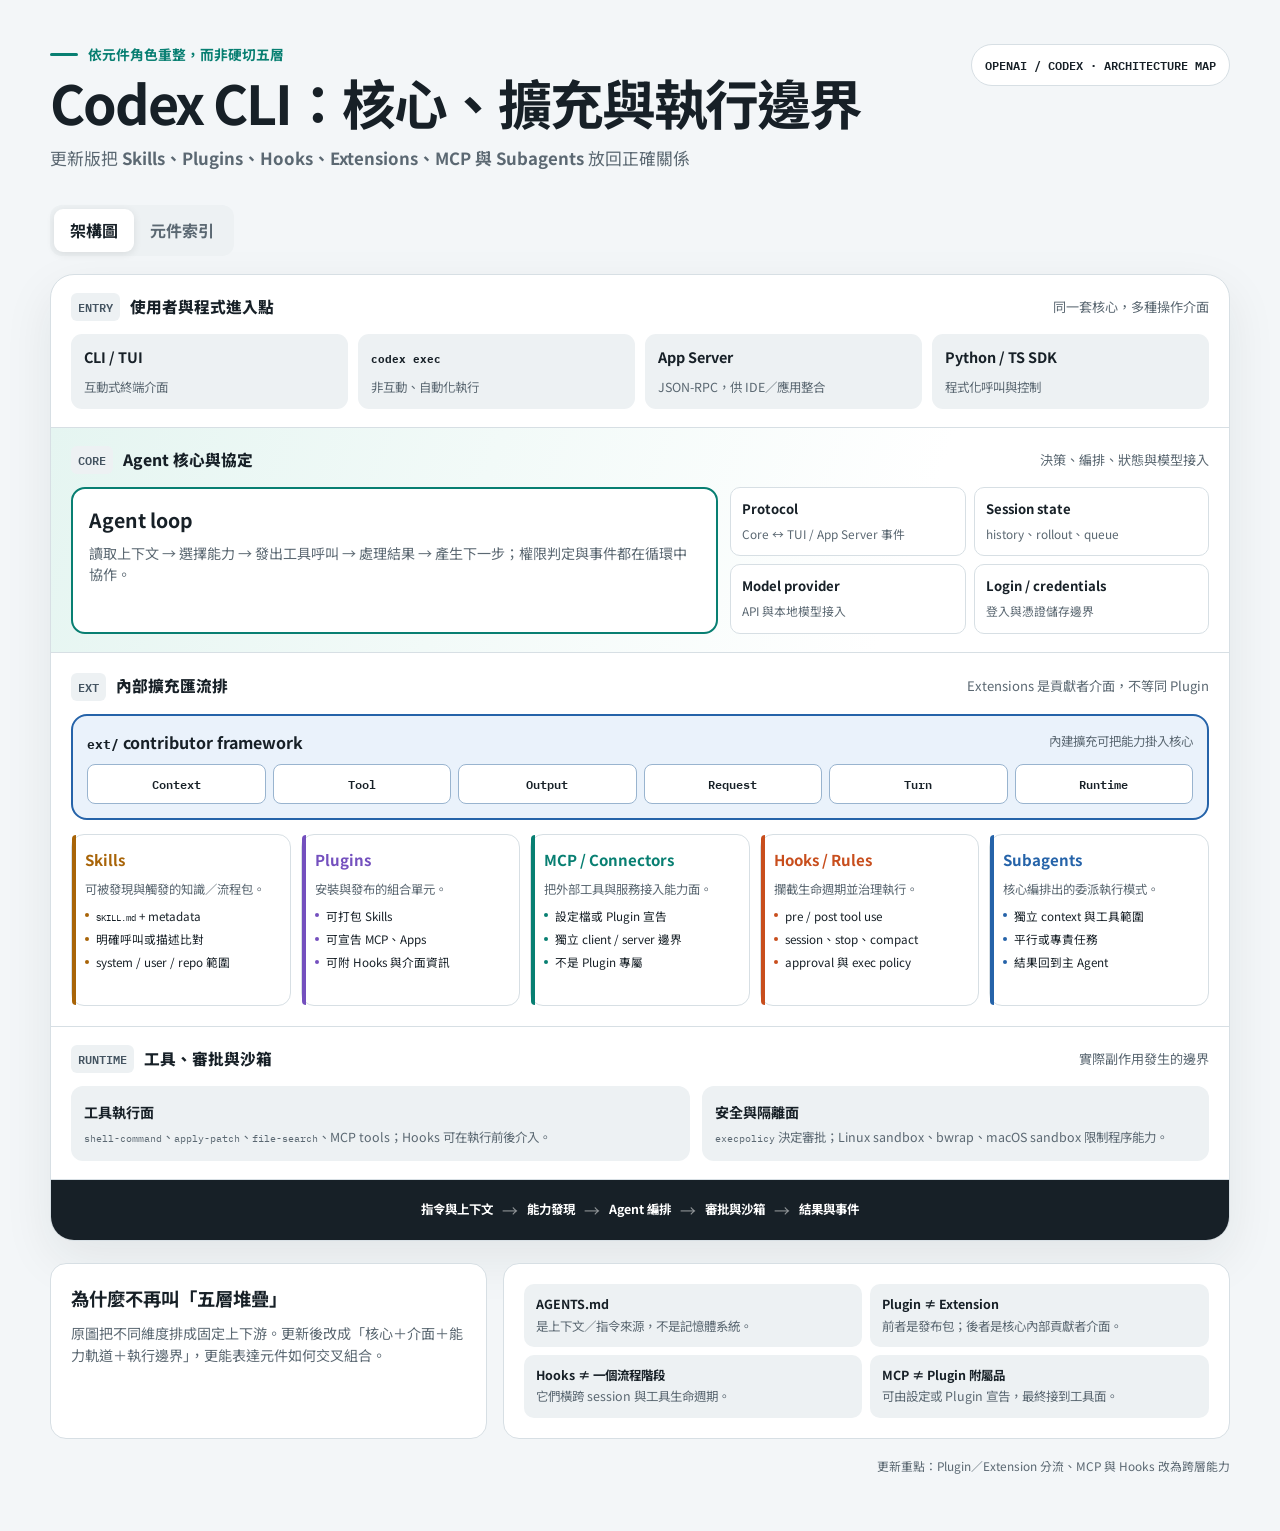
<file: Codex Agent 開發工具包 update.html>
<!doctype html>
<html lang="zh-Hant">
<head>
  <meta charset="utf-8" />
  <meta name="viewport" content="width=device-width, initial-scale=1, viewport-fit=cover" />
  <meta name="color-scheme" content="light dark" />
  <link rel="icon" href="data:," />
  <link rel="preconnect" href="https://fonts.googleapis.com">
  <link rel="preconnect" href="https://fonts.gstatic.com" crossorigin>
  <link href="https://fonts.googleapis.com/css2?family=IBM+Plex+Mono:wght@400;500;600&family=Noto+Sans+TC:wght@400;500;600;700;800&display=swap" rel="stylesheet">
  <title>Codex Agent 開發工具包</title>
  <style>
    :root{
      color-scheme:light dark;
      --bg:#f3f6f8; --paper:#ffffff; --ink:#172027; --muted:#5b6872; --line:#d7dfe4;
      --core:#087f72; --core-soft:#e5f5f1; --blue:#2563a9; --blue-soft:#eaf2fb;
      --amber:#a86408; --amber-soft:#fff5dc; --orange:#c84e1d; --orange-soft:#fff0e9;
      --violet:#7450be; --violet-soft:#f2edfb; --slate:#445461; --slate-soft:#edf1f3;
      --shadow:0 18px 50px rgba(21,35,42,.08); --radius:18px;
    }
    @media(prefers-color-scheme:dark){
      :root{
        --bg:#0f1518; --paper:#172024; --ink:#edf5f4; --muted:#a9b8bd; --line:#344248;
        --core:#43c7af; --core-soft:#17352f; --blue:#72a9e8; --blue-soft:#1c3047;
        --amber:#e5b34f; --amber-soft:#392e17; --orange:#f28b5d; --orange-soft:#3f251b;
        --violet:#b89aef; --violet-soft:#302746; --slate:#bdc9ce; --slate-soft:#263137;
        --shadow:0 24px 60px rgba(0,0,0,.28);
      }
    }
    *{box-sizing:border-box}
    html{scroll-behavior:smooth}
    body{margin:0;background:var(--bg);color:var(--ink);font-family:"Noto Sans TC",sans-serif;line-height:1.55}
    button{font:inherit;color:inherit}
    main{width:min(1180px,calc(100% - 32px));margin:0 auto;padding:44px 0 56px}
    .hero{display:grid;grid-template-columns:minmax(0,1fr) auto;align-items:end;gap:24px;margin-bottom:24px}
    .eyebrow{display:flex;align-items:center;gap:10px;color:var(--core);font-weight:700;font-size:.86rem;margin-bottom:8px}
    .eyebrow::before{content:"";width:28px;height:3px;border-radius:2px;background:var(--core)}
    h1{font-size:clamp(2rem,4.2vw,4.25rem);line-height:1.08;letter-spacing:-.04em;margin:0;max-width:860px}
    .lede{font-size:1.05rem;color:var(--muted);max-width:760px;margin:14px 0 0}
    .stamp{align-self:start;border:1px solid var(--line);background:var(--paper);padding:10px 13px;border-radius:999px;font:600 .78rem "IBM Plex Mono",monospace;white-space:nowrap}
    .tabs{display:inline-flex;background:var(--slate-soft);padding:4px;border-radius:12px;margin:10px 0 18px}
    .tab{border:0;background:transparent;padding:9px 16px;border-radius:9px;cursor:pointer;font-weight:700;color:var(--muted)}
    .tab[aria-selected="true"]{background:var(--paper);color:var(--ink);box-shadow:0 2px 8px rgba(0,0,0,.09)}
    .panel[hidden]{display:none}
    .architecture{background:var(--paper);border:1px solid var(--line);border-radius:24px;box-shadow:var(--shadow);overflow:hidden}
    .band{padding:18px 20px;border-bottom:1px solid var(--line)}
    .band:last-child{border-bottom:0}
    .band-heading{display:flex;align-items:center;justify-content:space-between;gap:16px;margin-bottom:13px}
    .band-title{font-weight:800;font-size:.98rem;display:flex;align-items:center;gap:10px}
    .layer-id{font:600 .72rem "IBM Plex Mono",monospace;padding:4px 7px;border-radius:6px;background:var(--slate-soft);color:var(--slate)}
    .band-note{font-size:.82rem;color:var(--muted)}
    .entry-grid{display:grid;grid-template-columns:repeat(4,1fr);gap:10px}
    .entry{background:var(--slate-soft);border-radius:11px;padding:12px 13px;min-height:70px}
    .entry strong{display:block;font-size:.9rem;margin-bottom:4px}
    code,.mono{font-family:"IBM Plex Mono",monospace;font-size:.79em}
    .entry span{font-size:.78rem;color:var(--muted)}
    .core-band{background:linear-gradient(110deg,var(--core-soft),var(--paper) 72%)}
    .core-grid{display:grid;grid-template-columns:1.15fr .85fr;gap:12px}
    .core-primary{border:2px solid var(--core);padding:16px;border-radius:14px;background:var(--paper)}
    .core-primary h2{font-size:1.22rem;margin:0 0 7px}
    .core-primary p{margin:0;color:var(--muted);font-size:.88rem}
    .core-modules{display:grid;grid-template-columns:1fr 1fr;gap:8px}
    .mini{border:1px solid var(--line);background:var(--paper);border-radius:10px;padding:11px}
    .mini b{display:block;font-size:.82rem}.mini span{color:var(--muted);font-size:.74rem}
    .extension-band{padding-top:20px;padding-bottom:20px}
    .ext-shell{border:2px solid var(--blue);border-radius:16px;padding:14px;background:var(--blue-soft)}
    .ext-head{display:flex;justify-content:space-between;gap:14px;align-items:center;margin-bottom:10px}
    .ext-head strong{font-size:1rem}.ext-head span{color:var(--muted);font-size:.78rem}
    .contrib{display:grid;grid-template-columns:repeat(6,1fr);gap:7px}
    .contrib span{padding:9px 5px;text-align:center;border-radius:8px;background:var(--paper);border:1px solid color-mix(in srgb,var(--blue) 35%,var(--line));font:600 .72rem "IBM Plex Mono",monospace}
    .rails{display:grid;grid-template-columns:repeat(5,1fr);gap:10px;margin-top:14px}
    .rail{position:relative;min-height:172px;border-radius:13px;padding:13px 13px 12px;background:var(--paper);border:1px solid var(--line)}
    .rail::before{content:"";position:absolute;left:0;top:0;bottom:0;width:4px;border-radius:13px 0 0 13px;background:var(--tone)}
    .rail h3{font-size:.94rem;margin:0 0 8px;color:var(--tone)}
    .rail p{font-size:.77rem;color:var(--muted);margin:0 0 8px}
    .rail ul{list-style:none;margin:0;padding:0}
    .rail li{font-size:.73rem;margin:5px 0;padding-left:11px;position:relative}
    .rail li::before{content:"";width:4px;height:4px;border-radius:50%;background:var(--tone);position:absolute;left:0;top:.57em}
    .skills{--tone:var(--amber)} .plugins{--tone:var(--violet)} .mcp{--tone:var(--core)} .hooks{--tone:var(--orange)} .subagents{--tone:var(--blue)}
    .runtime{display:grid;grid-template-columns:1.1fr .9fr;gap:12px}
    .runtime-block{background:var(--slate-soft);border-radius:12px;padding:13px}
    .runtime-block strong{font-size:.88rem}.runtime-block p{margin:4px 0 0;color:var(--muted);font-size:.78rem}
    .flow{display:grid;grid-template-columns:repeat(9,auto);align-items:center;justify-content:center;gap:9px;padding:18px;background:var(--ink);color:var(--paper)}
    @media(prefers-color-scheme:dark){.flow{background:#e8f0ef;color:#172027}}
    .flow-step{font-weight:700;font-size:.78rem;text-align:center}.arrow{opacity:.52}
    .correction{margin-top:22px;display:grid;grid-template-columns:.75fr 1.25fr;gap:16px}
    .correction > div{background:var(--paper);border:1px solid var(--line);border-radius:16px;padding:20px}
    .correction h2{font-size:1.15rem;margin:0 0 10px}.correction p{font-size:.88rem;color:var(--muted);margin:0}
    .fix-list{display:grid;grid-template-columns:1fr 1fr;gap:8px}
    .fix{background:var(--slate-soft);border-radius:10px;padding:11px 12px;font-size:.78rem}
    .fix b{display:block;color:var(--ink);margin-bottom:2px}.fix span{color:var(--muted)}
    .index-grid{display:grid;grid-template-columns:repeat(2,1fr);gap:12px}
    .index-card{background:var(--paper);border:1px solid var(--line);border-radius:16px;padding:18px}
    .index-card h2{font-size:1.02rem;margin:0 0 4px}.index-card .path{font:500 .72rem "IBM Plex Mono",monospace;color:var(--core)}
    .index-card p{font-size:.82rem;color:var(--muted);margin:10px 0 0}
    .index-card dl{display:grid;grid-template-columns:100px 1fr;gap:6px 10px;margin:12px 0 0;font-size:.76rem}
    .index-card dt{font-weight:700}.index-card dd{margin:0;color:var(--muted)}
    footer{margin-top:18px;color:var(--muted);font-size:.74rem;display:flex;justify-content:space-between;gap:18px}
    @media(max-width:850px){
      main{width:min(100% - 22px,720px);padding-top:26px}.hero{grid-template-columns:1fr}.stamp{justify-self:start}h1{font-size:clamp(2rem,10vw,3.25rem)}
      .entry-grid{grid-template-columns:1fr 1fr}.core-grid,.runtime,.correction{grid-template-columns:1fr}.contrib{grid-template-columns:repeat(3,1fr)}
      .rails{grid-template-columns:1fr 1fr}.rail{min-height:0}.rail:last-child{grid-column:1/-1}.flow{grid-template-columns:1fr}.arrow{transform:rotate(90deg)}.index-grid{grid-template-columns:1fr}
    }
    @media(max-width:520px){
      main{width:min(100% - 16px,480px);padding-top:20px}.hero{gap:14px}.lede{font-size:.94rem}.stamp{font-size:.68rem}.architecture{border-radius:16px}.band{padding:15px 13px}
      .band-heading{align-items:flex-start;flex-direction:column;gap:3px}.entry-grid,.rails,.fix-list{grid-template-columns:1fr}.rail:last-child{grid-column:auto}.contrib{grid-template-columns:1fr 1fr}.ext-head{align-items:flex-start;flex-direction:column}
      .tabs{display:flex}.tab{flex:1;padding:9px 11px}.core-modules{grid-template-columns:1fr}.flow{padding:15px}.correction > div{padding:16px}footer{flex-direction:column}
    }
    @media(prefers-reduced-motion:reduce){html{scroll-behavior:auto}}
  </style>
</head>
<body>
<main>
  <header class="hero">
    <div>
      <div class="eyebrow">依元件角色重整，而非硬切五層</div>
      <h1>Codex CLI：核心、擴充與執行邊界</h1>
      <p class="lede">更新版把 <b>Skills、Plugins、Hooks、Extensions、MCP 與 Subagents</b> 放回正確關係</p>
    </div>
    <div class="stamp">OPENAI / CODEX · ARCHITECTURE MAP</div>
  </header>

  <nav class="tabs" aria-label="內容切換">
    <button class="tab" id="tab-map" role="tab" aria-selected="true" aria-controls="panel-map">架構圖</button>
    <button class="tab" id="tab-index" role="tab" aria-selected="false" aria-controls="panel-index">元件索引</button>
  </nav>

  <section class="panel" id="panel-map" role="tabpanel" aria-labelledby="tab-map">
    <div class="architecture">
      <section class="band">
        <div class="band-heading"><div class="band-title"><span class="layer-id">ENTRY</span> 使用者與程式進入點</div><div class="band-note">同一套核心，多種操作介面</div></div>
        <div class="entry-grid">
          <div class="entry"><strong>CLI / TUI</strong><span>互動式終端介面</span></div>
          <div class="entry"><strong><code>codex exec</code></strong><span>非互動、自動化執行</span></div>
          <div class="entry"><strong>App Server</strong><span>JSON-RPC，供 IDE／應用整合</span></div>
          <div class="entry"><strong>Python / TS SDK</strong><span>程式化呼叫與控制</span></div>
        </div>
      </section>

      <section class="band core-band">
        <div class="band-heading"><div class="band-title"><span class="layer-id">CORE</span> Agent 核心與協定</div><div class="band-note">決策、編排、狀態與模型接入</div></div>
        <div class="core-grid">
          <div class="core-primary">
            <h2>Agent loop</h2>
            <p>讀取上下文 → 選擇能力 → 發出工具呼叫 → 處理結果 → 產生下一步；權限判定與事件都在循環中協作。</p>
          </div>
          <div class="core-modules">
            <div class="mini"><b>Protocol</b><span>Core ↔ TUI / App Server 事件</span></div>
            <div class="mini"><b>Session state</b><span>history、rollout、queue</span></div>
            <div class="mini"><b>Model provider</b><span>API 與本地模型接入</span></div>
            <div class="mini"><b>Login / credentials</b><span>登入與憑證儲存邊界</span></div>
          </div>
        </div>
      </section>

      <section class="band extension-band">
        <div class="band-heading"><div class="band-title"><span class="layer-id">EXT</span> 內部擴充匯流排</div><div class="band-note">Extensions 是貢獻者介面，不等同 Plugin</div></div>
        <div class="ext-shell">
          <div class="ext-head"><strong><code>ext/</code> contributor framework</strong><span>內建擴充可把能力掛入核心</span></div>
          <div class="contrib"><span>Context</span><span>Tool</span><span>Output</span><span>Request</span><span>Turn</span><span>Runtime</span></div>
        </div>
        <div class="rails">
          <article class="rail skills"><h3>Skills</h3><p>可被發現與觸發的知識／流程包。</p><ul><li><code>SKILL.md</code> + metadata</li><li>明確呼叫或描述比對</li><li>system / user / repo 範圍</li></ul></article>
          <article class="rail plugins"><h3>Plugins</h3><p>安裝與發布的組合單元。</p><ul><li>可打包 Skills</li><li>可宣告 MCP、Apps</li><li>可附 Hooks 與介面資訊</li></ul></article>
          <article class="rail mcp"><h3>MCP / Connectors</h3><p>把外部工具與服務接入能力面。</p><ul><li>設定檔或 Plugin 宣告</li><li>獨立 client / server 邊界</li><li>不是 Plugin 專屬</li></ul></article>
          <article class="rail hooks"><h3>Hooks / Rules</h3><p>攔截生命週期並治理執行。</p><ul><li>pre / post tool use</li><li>session、stop、compact</li><li>approval 與 exec policy</li></ul></article>
          <article class="rail subagents"><h3>Subagents</h3><p>核心編排出的委派執行模式。</p><ul><li>獨立 context 與工具範圍</li><li>平行或專責任務</li><li>結果回到主 Agent</li></ul></article>
        </div>
      </section>

      <section class="band">
        <div class="band-heading"><div class="band-title"><span class="layer-id">RUNTIME</span> 工具、審批與沙箱</div><div class="band-note">實際副作用發生的邊界</div></div>
        <div class="runtime">
          <div class="runtime-block"><strong>工具執行面</strong><p><code>shell-command</code>、<code>apply-patch</code>、<code>file-search</code>、MCP tools；Hooks 可在執行前後介入。</p></div>
          <div class="runtime-block"><strong>安全與隔離面</strong><p><code>execpolicy</code> 決定審批；Linux sandbox、bwrap、macOS sandbox 限制程序能力。</p></div>
        </div>
      </section>

      <div class="flow" aria-label="主要處理流程">
        <div class="flow-step">指令與上下文</div><div class="arrow">→</div>
        <div class="flow-step">能力發現</div><div class="arrow">→</div>
        <div class="flow-step">Agent 編排</div><div class="arrow">→</div>
        <div class="flow-step">審批與沙箱</div><div class="arrow">→</div>
        <div class="flow-step">結果與事件</div>
      </div>
    </div>

    <section class="correction">
      <div><h2>為什麼不再叫「五層堆疊」</h2><p>原圖把不同維度排成固定上下游。更新後改成「核心＋介面＋能力軌道＋執行邊界」，更能表達元件如何交叉組合。</p></div>
      <div class="fix-list">
        <div class="fix"><b>AGENTS.md</b><span>是上下文／指令來源，不是記憶體系統。</span></div>
        <div class="fix"><b>Plugin ≠ Extension</b><span>前者是發布包；後者是核心內部貢獻者介面。</span></div>
        <div class="fix"><b>Hooks ≠ 一個流程階段</b><span>它們橫跨 session 與工具生命週期。</span></div>
        <div class="fix"><b>MCP ≠ Plugin 附屬品</b><span>可由設定或 Plugin 宣告，最終接到工具面。</span></div>
      </div>
    </section>
  </section>

  <section class="panel" id="panel-index" role="tabpanel" aria-labelledby="tab-index" hidden>
    <div class="index-grid">
      <article class="index-card"><h2>Agent 核心</h2><div class="path">codex-rs/core · protocol</div><p>負責 agent loop、工具呼叫、事件與狀態協調；各種介面共用這個核心。</p><dl><dt>輸入</dt><dd>Prompt、Context、Tool results</dd><dt>輸出</dt><dd>Events、Actions、Final response</dd></dl></article>
      <article class="index-card"><h2>Skills</h2><div class="path">codex-rs/skills</div><p>目錄式能力包，以描述做發現，內容提供可重複使用的專業流程與參考資料。</p><dl><dt>核心檔</dt><dd><code>SKILL.md</code></dd><dt>觸發</dt><dd>明確 mention／模型依描述選用</dd></dl></article>
      <article class="index-card"><h2>Plugins</h2><div class="path">codex-rs/plugin · core-plugins</div><p>可解析、安裝與發布的 bundle；manifest 聚合多種貢獻物，而非只是一段執行程式。</p><dl><dt>可包含</dt><dd>Skills、MCP、Apps、Hooks</dd><dt>來源</dt><dd>本地、registry、遠端</dd></dl></article>
      <article class="index-card"><h2>Extensions</h2><div class="path">codex-rs/ext</div><p>核心的貢獻者架構；讓內建能力掛載 Context、Tool、Output、Request、Turn 或 Runtime。</p><dl><dt>例子</dt><dd>memories、guardian、skills、connectors</dd><dt>定位</dt><dd>內部擴充 API</dd></dl></article>
      <article class="index-card"><h2>Hooks / Rules</h2><div class="path">codex-rs/hooks · execpolicy</div><p>事件驅動的攔截與政策層，在 session 或工具呼叫前後執行，並與審批機制協作。</p><dl><dt>事件</dt><dd>session、prompt、tool、stop、compact</dd><dt>用途</dt><dd>檢查、記錄、阻擋、轉接</dd></dl></article>
      <article class="index-card"><h2>MCP / Connectors</h2><div class="path">codex-mcp · rmcp-client · ext/connectors</div><p>將外部服務或工具掛入 Agent 可用的能力集合；來源可由全域設定或 Plugin 提供。</p><dl><dt>角色</dt><dd>工具／服務整合</dd><dt>邊界</dt><dd>獨立連線、權限與設定</dd></dl></article>
      <article class="index-card"><h2>Subagents</h2><div class="path">delegated execution</div><p>由主 Agent 委派的工作單元，使用隔離的上下文與工具範圍完成專責或平行任務。</p><dl><dt>優點</dt><dd>隔離、平行、專責</dd><dt>回傳</dt><dd>結果匯入主 Agent 決策</dd></dl></article>
      <article class="index-card"><h2>Tools / Sandbox</h2><div class="path">shell-command · apply-patch · *-sandbox</div><p>真正讀寫檔案、執行命令與呼叫外部工具的地方；執行受到 policy、approval 與 sandbox 管制。</p><dl><dt>治理</dt><dd>規則與使用者核准</dd><dt>隔離</dt><dd>平台特定 sandbox</dd></dl></article>
    </div>
  </section>

  <footer><span></span><span>更新重點：Plugin／Extension 分流、MCP 與 Hooks 改為跨層能力</span></footer>
</main>
<script>
(function(){
  var tabs = Array.prototype.slice.call(document.querySelectorAll('.tab'));
  tabs.forEach(function(tab){
    tab.addEventListener('click', function(){
      tabs.forEach(function(t){
        var selected = t === tab;
        t.setAttribute('aria-selected', selected ? 'true' : 'false');
        document.getElementById(t.getAttribute('aria-controls')).hidden = !selected;
      });
    });
  });
})();
</script>
</body>
</html>
</file>
